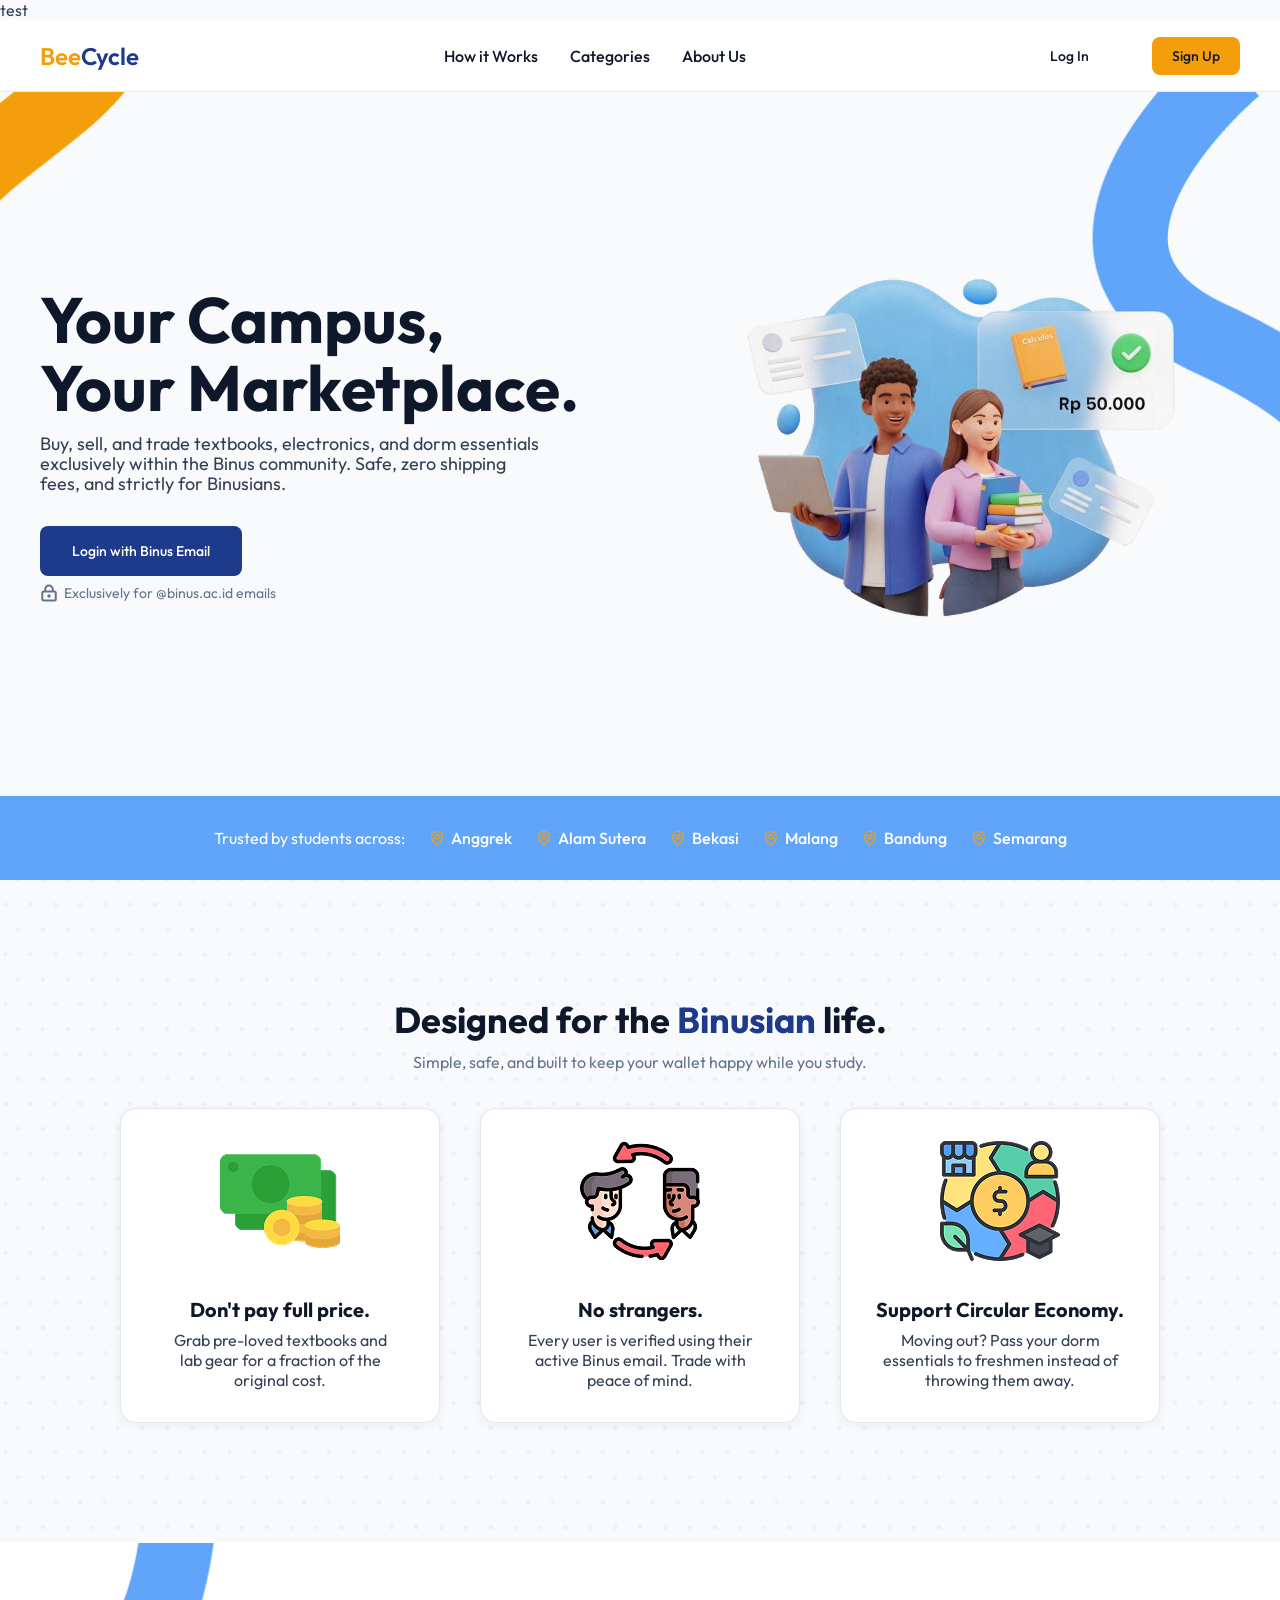
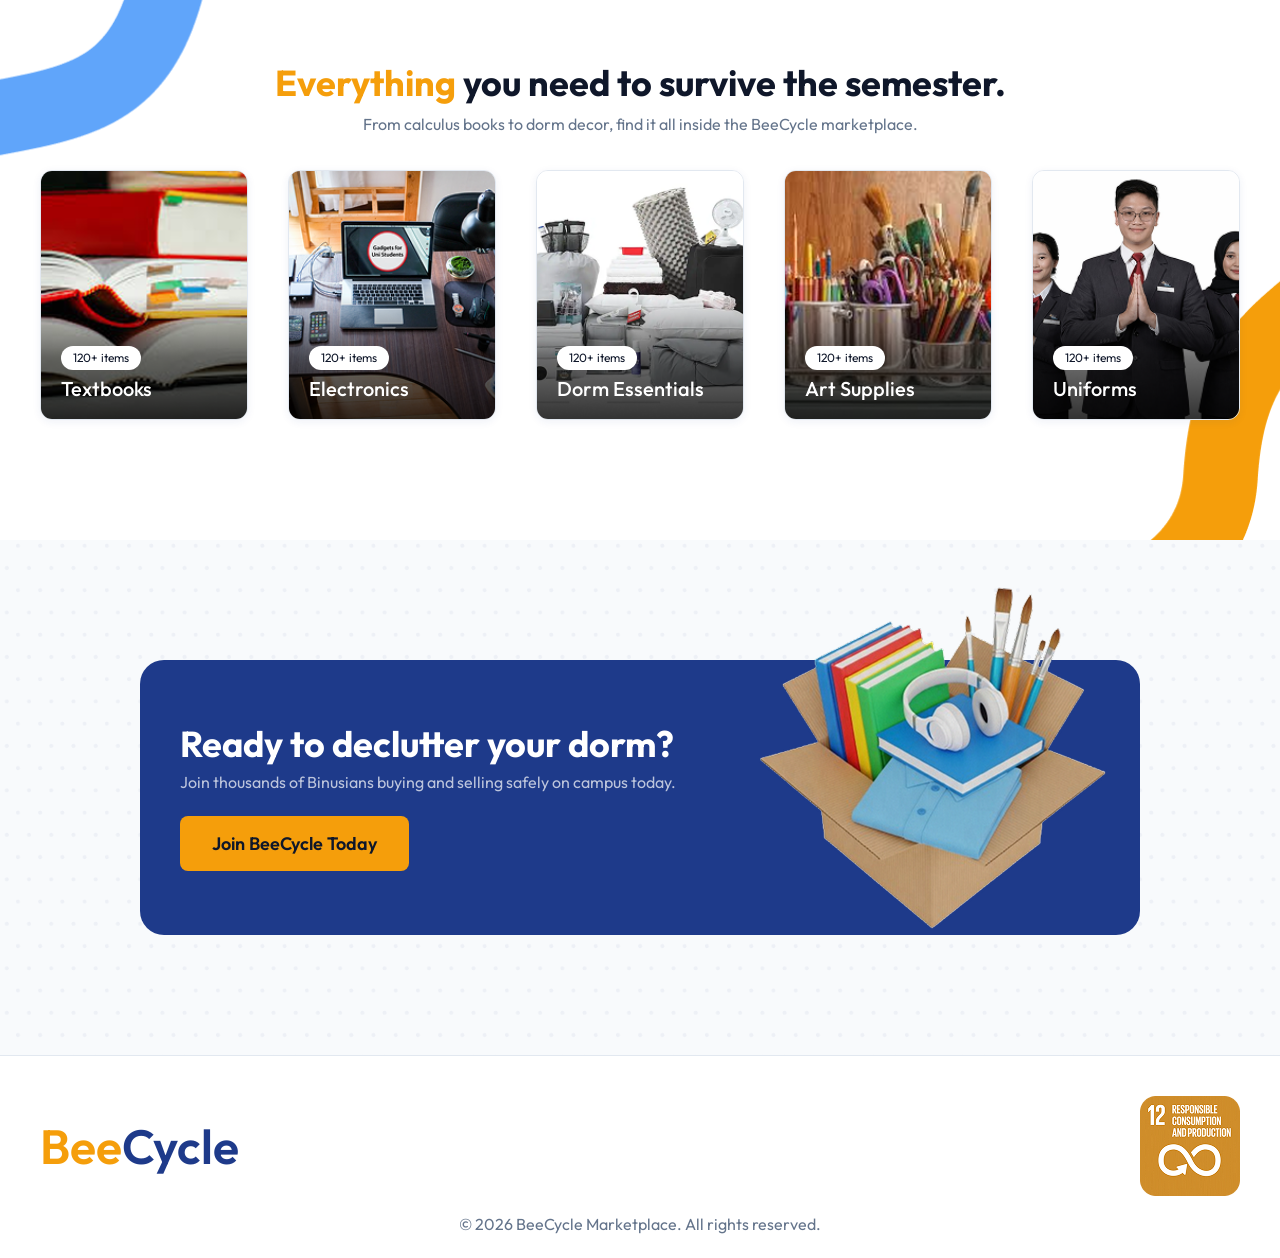
<file: index.html>
<!doctype html>
<html lang="en">
  test
  <head>
    <meta charset="UTF-8" />
    <meta name="viewport" content="width=device-width, initial-scale=1.0" />
    <title>BeeCycle Landing Page</title>
    <link rel="preconnect" href="https://fonts.googleapis.com" />
    <link rel="preconnect" href="https://fonts.gstatic.com" crossorigin />
    <link
      href="https://fonts.googleapis.com/css2?family=Outfit:wght@400;500;600;700;800&display=swap"
      rel="stylesheet"
    />
    <link rel="stylesheet" href="style.css" />
    <link rel="stylesheet" href="landing.css" />
  </head>
  <body>
    <header class="navbar">
      <div class="container">
        <a href="#" class="logo"><span>Bee</span>Cycle</a>
        <nav>
          <ul>
            <li><a href="#benefits">How it Works</a></li>
            <li><a href="#categories">Categories</a></li>
            <li><a href="#">About Us</a></li>
          </ul>
        </nav>
        <div class="buttons">
          <a href="auth/login.html">Log In</a>
          <a class="btn btn-secondary" href="auth/register.html">Sign Up</a>
        </div>
      </div>
    </header>
    <main>
      <section class="hero">
        <div class="container">
          <div class="left">
            <h1>Your Campus,<br />Your Marketplace.</h1>
            <p>
              Buy, sell, and trade textbooks, electronics, and dorm essentials
              exclusively within the Binus community. Safe, zero shipping fees,
              and strictly for Binusians.
            </p>
            <button class="btn btn-primary">Login with Binus Email</button>
            <div class="desc">
              <img src="./assets/icons/lock.svg" />
              <small>Exclusively for @binus.ac.id emails</small>
            </div>
          </div>

          <div class="right">
            <img src="./assets/HeroImage.png" alt="Students using BeeCycle" />
          </div>
        </div>
      </section>

      <div class="trust">
        <div class="container">
          <p>Trusted by students across:</p>
          <span><img src="./assets/icons/pin.svg" />Anggrek</span>
          <span><img src="./assets/icons/pin.svg" />Alam Sutera</span>
          <span><img src="./assets/icons/pin.svg" />Bekasi</span>
          <span><img src="./assets/icons/pin.svg" />Malang</span>
          <span><img src="./assets/icons/pin.svg" />Bandung</span>
          <span><img src="./assets/icons/pin.svg" />Semarang</span>
        </div>
      </div>

      <section class="benefits" id="benefits">
        <div class="container">
          <div class="section-title">
            <h2>Designed for the <span>Binusian</span> life.</h2>
            <p>
              Simple, safe, and built to keep your wallet happy while you study.
            </p>
          </div>

          <div class="cards">
            <article>
              <div class="icon">
                <img src="./assets/Money.png" alt="Money icon" />
              </div>
              <div class="content">
                <h3>Don't pay full price.</h3>
                <p>
                  Grab pre-loved textbooks and lab gear for a fraction of the
                  original cost.
                </p>
              </div>
            </article>

            <article class="benefit-card">
              <div class="icon">
                <img src="./assets/People.png" alt="People icon" />
              </div>
              <div class="content">
                <h3>No strangers.</h3>
                <p>
                  Every user is verified using their active Binus email. Trade
                  with peace of mind.
                </p>
              </div>
            </article>

            <article class="benefit-card">
              <div class="icon">
                <img src="./assets/Economy.png" alt="Economy icon" />
              </div>
              <div class="content">
                <h3>Support Circular Economy.</h3>
                <p>
                  Moving out? Pass your dorm essentials to freshmen instead of
                  throwing them away.
                </p>
              </div>
            </article>
          </div>
        </div>
      </section>

      <section class="categories" id="categories">
        <div class="container">
          <div class="section-title">
            <h2><span>Everything</span> you need to survive the semester.</h2>
            <p>
              From calculus books to dorm decor, find it all inside the BeeCycle
              marketplace.
            </p>
          </div>

          <div class="category-row">
            <article class="category">
              <img src="./assets/Textbooks.png" alt="Textbooks" />
              <div class="label">
                <span class="tag">120+ items</span>
                <h3>Textbooks</h3>
              </div>
            </article>

            <article class="category">
              <img src="./assets/Electronics.png" alt="Electronics" />
              <div class="label">
                <span class="tag">120+ items</span>
                <h3>Electronics</h3>
              </div>
            </article>

            <article class="category">
              <img src="./assets/DormEssentials.png" alt="Dorm Essentials" />
              <div class="label">
                <span class="tag">120+ items</span>
                <h3>Dorm Essentials</h3>
              </div>
            </article>

            <article class="category">
              <img src="./assets/ArtSupplies.png" alt="Art Supplies" />
              <div class="label">
                <span class="tag">120+ items</span>
                <h3>Art Supplies</h3>
              </div>
            </article>

            <article class="category">
              <img src="./assets/Uniforms.png" alt="Uniforms" />
              <div class="label">
                <span class="tag">120+ items</span>
                <h3>Uniforms</h3>
              </div>
            </article>
          </div>
        </div>
      </section>

      <section class="cta">
        <div class="container">
          <div class="box">
            <div>
              <h3>Ready to declutter your dorm?</h3>
              <p>
                Join thousands of Binusians buying and selling safely on campus
                today.
              </p>
              <button class="btn btn-secondary">
                <a href="auth/registration.html">Join BeeCycle Today</a>
              </button>
            </div>

            <img src="./assets/Box.png" alt="Box with school supplies" />
          </div>
        </div>
      </section>
    </main>

    <footer>
      <div class="container">
        <div class="top">
          <a href="#" class="logo"><span>Bee</span>Cycle</a>
          <img class="sdg" src="./assets/SDG12.png" alt="SDG 12 badge" />
        </div>
        <p class="copyright">
          &copy; 2026 BeeCycle Marketplace. All rights reserved.
        </p>
      </div>
    </footer>
  </body>
</html>
</file>
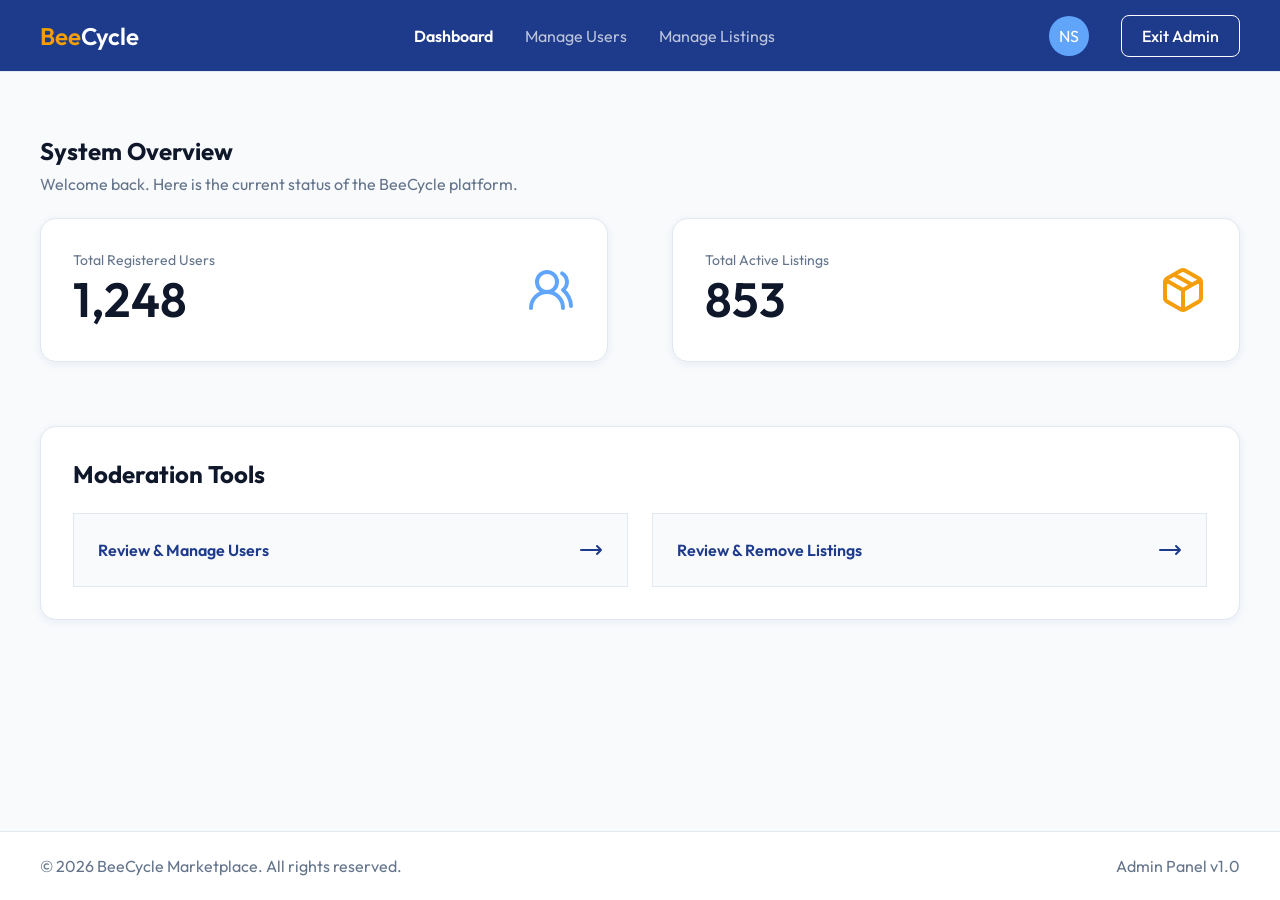
<file: admin/dashboard.html>
<!doctype html>
<html lang="en">
  <head>
    <meta charset="UTF-8" />
    <meta name="viewport" content="width=device-width, initial-scale=1.0" />
    <title>Admin Dashboard</title>
    <link rel="preconnect" href="https://fonts.googleapis.com" />
    <link rel="preconnect" href="https://fonts.gstatic.com" crossorigin />
    <link
      href="https://fonts.googleapis.com/css2?family=Outfit:wght@400;500;600;700;800&display=swap"
      rel="stylesheet"
    />
    <link rel="stylesheet" href="../style.css" />
    <link rel="stylesheet" href="../admin.css" />
  </head>
  <body>
    <header class="navbar">
      <div class="container">
        <a href="/index.html" class="logo"><span>Bee</span>Cycle</a>
        <nav>
          <ul>
            <li><a href="dashboard.html" class="active">Dashboard</a></li>
            <li><a href="manage-users.html">Manage Users</a></li>
            <li><a href="manage-listings.html">Manage Listings</a></li>
          </ul>
        </nav>
        <div class="buttons">
          <div class="avatar">NS</div>
          <button class="btn" href="auth/registration.html">Exit Admin</>
        </div>
      </div>
    </header>

    <main>
      <div class="container">
        <section class="overview">
          <header>
            <h1>System Overview</h1>
            <p>
              Welcome back. Here is the current status of the BeeCycle platform.
            </p>
          </header>
          <div class="cards">
            <div class="users">
              <div>
                <p>Total Registered Users</p>
                <span>1,248</span>
              </div>
              <img src="../assets/icons/users.svg" />
            </div>
            <div class="listings">
              <div>
                <p>Total Active Listings</p>
                <span>853</span>
              </div>
              <img src="../assets/icons/box.svg" />
            </div>
          </div>
        </section>
        <section class="tools">
          <header>
            <h1>Moderation Tools</h1>
          </header>
          <div>
            <a href="manage-users.html" class="card">
              <p>Review &amp; Manage Users</p>
              <img src="../assets/icons/right.svg" alt="arrow" />
            </a>
            <a href="manage-listings.html" class="card">
              <p>Review &amp; Remove Listings</p>
              <img src="../assets/icons/right.svg" alt="arrow" />
            </a>
          </div>
        </section>
      </div>
    </main>

    <footer>
      <div class="container">
        <p class="copyright">
          &copy; 2026 BeeCycle Marketplace. All rights reserved.
        </p>
        <p>Admin Panel v1.0</p>
      </div>
    </footer>
  </body>
</html>
</file>
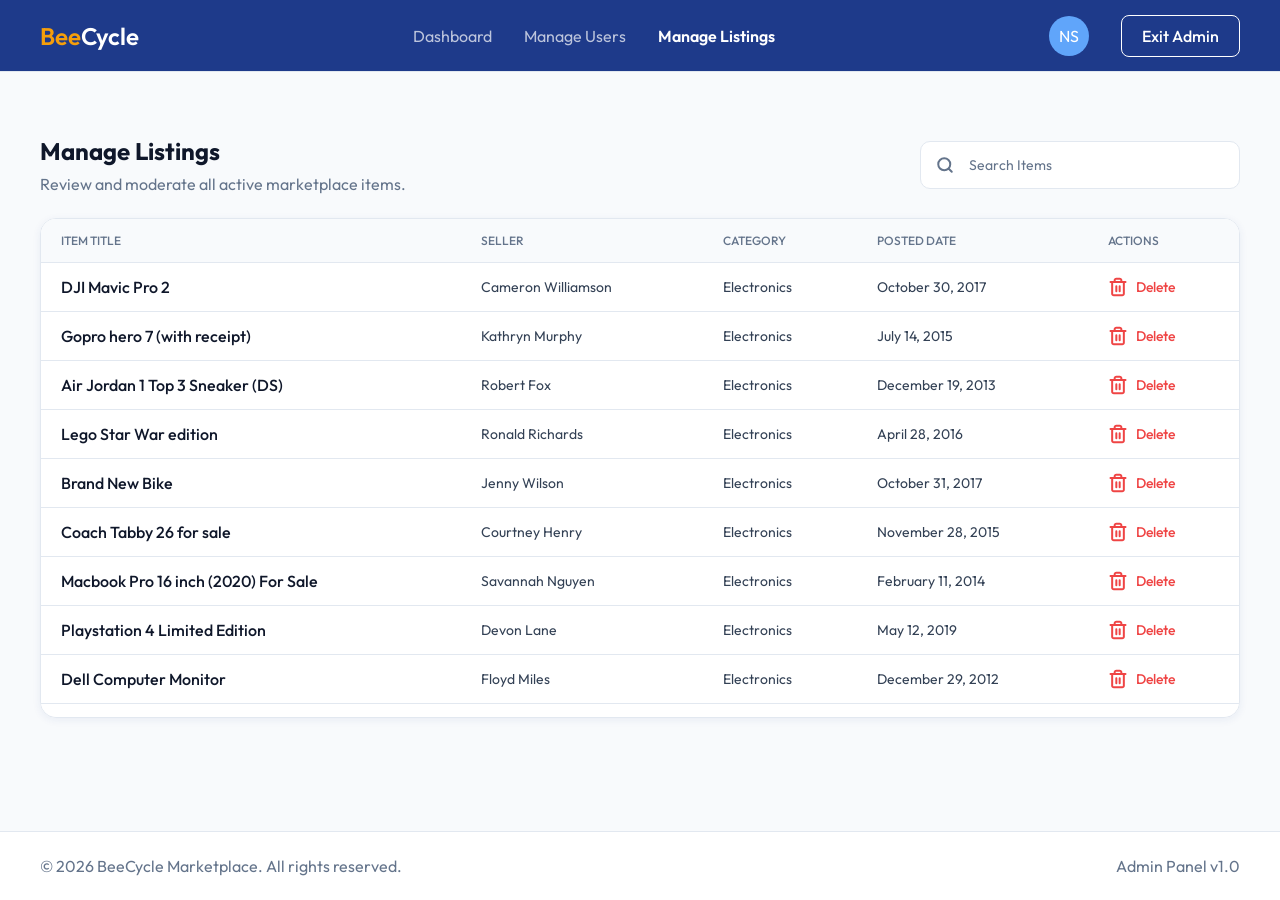
<file: admin/manage-listings.html>
<!doctype html>
<html lang="en">
  <head>
    <meta charset="UTF-8" />
    <meta name="viewport" content="width=device-width, initial-scale=1.0" />
    <title>Admin Manage Listings</title>
    <link rel="preconnect" href="https://fonts.googleapis.com" />
    <link rel="preconnect" href="https://fonts.gstatic.com" crossorigin />
    <link
      href="https://fonts.googleapis.com/css2?family=Outfit:wght@400;500;600;700;800&display=swap"
      rel="stylesheet"
    />
    <link rel="stylesheet" href="../style.css" />
    <link rel="stylesheet" href="../admin.css" />
  </head>
  <body>
    <header class="navbar">
      <div class="container">
        <a href="/index.html" class="logo"><span>Bee</span>Cycle</a>
        <nav>
          <ul>
            <li><a href="dashboard.html">Dashboard</a></li>
            <li><a href="manage-users.html">Manage Users</a></li>
            <li>
              <a href="manage-listings.html" class="active">Manage Listings</a>
            </li>
          </ul>
        </nav>
        <div class="buttons">
          <div class="avatar">NS</div>
          <button class="btn">Exit Admin</button>
        </div>
      </div>
    </header>

    <main>
      <div class="container">
        <section class="manage-listings">
          <header>
            <div>
              <h1>Manage Listings</h1>
              <p>Review and moderate all active marketplace items.</p>
            </div>
            <div class="search">
              <img src="../assets/icons/search.svg" alt="search" />
              <input type="text" placeholder="Search Items" />
            </div>
          </header>

          <div class="table-wrap">
            <table>
              <thead>
                <tr>
                  <th>ITEM TITLE</th>
                  <th>SELLER</th>
                  <th>CATEGORY</th>
                  <th>POSTED DATE</th>
                  <th>ACTIONS</th>
                </tr>
              </thead>
              <tbody>
                <tr>
                  <td>DJI Mavic Pro 2</td>
                  <td>Cameron Williamson</td>
                  <td>Electronics</td>
                  <td>October 30, 2017</td>
                  <td class="action">
                    <button>
                      <img src="../assets/icons/trash.svg" alt="trash" />Delete
                    </button>
                  </td>
                </tr>
                <tr>
                  <td>Gopro hero 7 (with receipt)</td>
                  <td>Kathryn Murphy</td>
                  <td>Electronics</td>
                  <td>July 14, 2015</td>
                  <td class="action">
                    <button>
                      <img src="../assets/icons/trash.svg" alt="trash" />Delete
                    </button>
                  </td>
                </tr>
                <tr>
                  <td>Air Jordan 1 Top 3 Sneaker (DS)</td>
                  <td>Robert Fox</td>
                  <td>Electronics</td>
                  <td>December 19, 2013</td>
                  <td class="action">
                    <button>
                      <img src="../assets/icons/trash.svg" alt="trash" />Delete
                    </button>
                  </td>
                </tr>
                <tr>
                  <td>Lego Star War edition</td>
                  <td>Ronald Richards</td>
                  <td>Electronics</td>
                  <td>April 28, 2016</td>
                  <td class="action">
                    <button>
                      <img src="../assets/icons/trash.svg" alt="trash" />Delete
                    </button>
                  </td>
                </tr>
                <tr>
                  <td>Brand New Bike</td>
                  <td>Jenny Wilson</td>
                  <td>Electronics</td>
                  <td>October 31, 2017</td>
                  <td class="action">
                    <button>
                      <img src="../assets/icons/trash.svg" alt="trash" />Delete
                    </button>
                  </td>
                </tr>
                <tr>
                  <td>Coach Tabby 26 for sale</td>
                  <td>Courtney Henry</td>
                  <td>Electronics</td>
                  <td>November 28, 2015</td>
                  <td class="action">
                    <button>
                      <img src="../assets/icons/trash.svg" alt="trash" />Delete
                    </button>
                  </td>
                </tr>
                <tr>
                  <td>Macbook Pro 16 inch (2020) For Sale</td>
                  <td>Savannah Nguyen</td>
                  <td>Electronics</td>
                  <td>February 11, 2014</td>
                  <td class="action">
                    <button>
                      <img src="../assets/icons/trash.svg" alt="trash" />Delete
                    </button>
                  </td>
                </tr>
                <tr>
                  <td>Playstation 4 Limited Edition</td>
                  <td>Devon Lane</td>
                  <td>Electronics</td>
                  <td>May 12, 2019</td>
                  <td class="action">
                    <button>
                      <img src="../assets/icons/trash.svg" alt="trash" />Delete
                    </button>
                  </td>
                </tr>
                <tr>
                  <td>Dell Computer Monitor</td>
                  <td>Floyd Miles</td>
                  <td>Electronics</td>
                  <td>December 29, 2012</td>
                  <td class="action">
                    <button>
                      <img src="../assets/icons/trash.svg" alt="trash" />Delete
                    </button>
                  </td>
                </tr>
                <tr>
                  <td>Heimer Miller Sofa (Mint Condition)</td>
                  <td>Bessie Cooper</td>
                  <td>Electronics</td>
                  <td>May 29, 2017</td>
                  <td class="action">
                    <button>
                      <img src="../assets/icons/trash.svg" alt="trash" />Delete
                    </button>
                  </td>
                </tr>
              </tbody>
            </table>
          </div>
        </section>
      </div>
    </main>

    <footer>
      <div class="container">
        <p class="copyright">
          &copy; 2026 BeeCycle Marketplace. All rights reserved.
        </p>
        <p>Admin Panel v1.0</p>
      </div>
    </footer>
  </body>
</html>
</file>
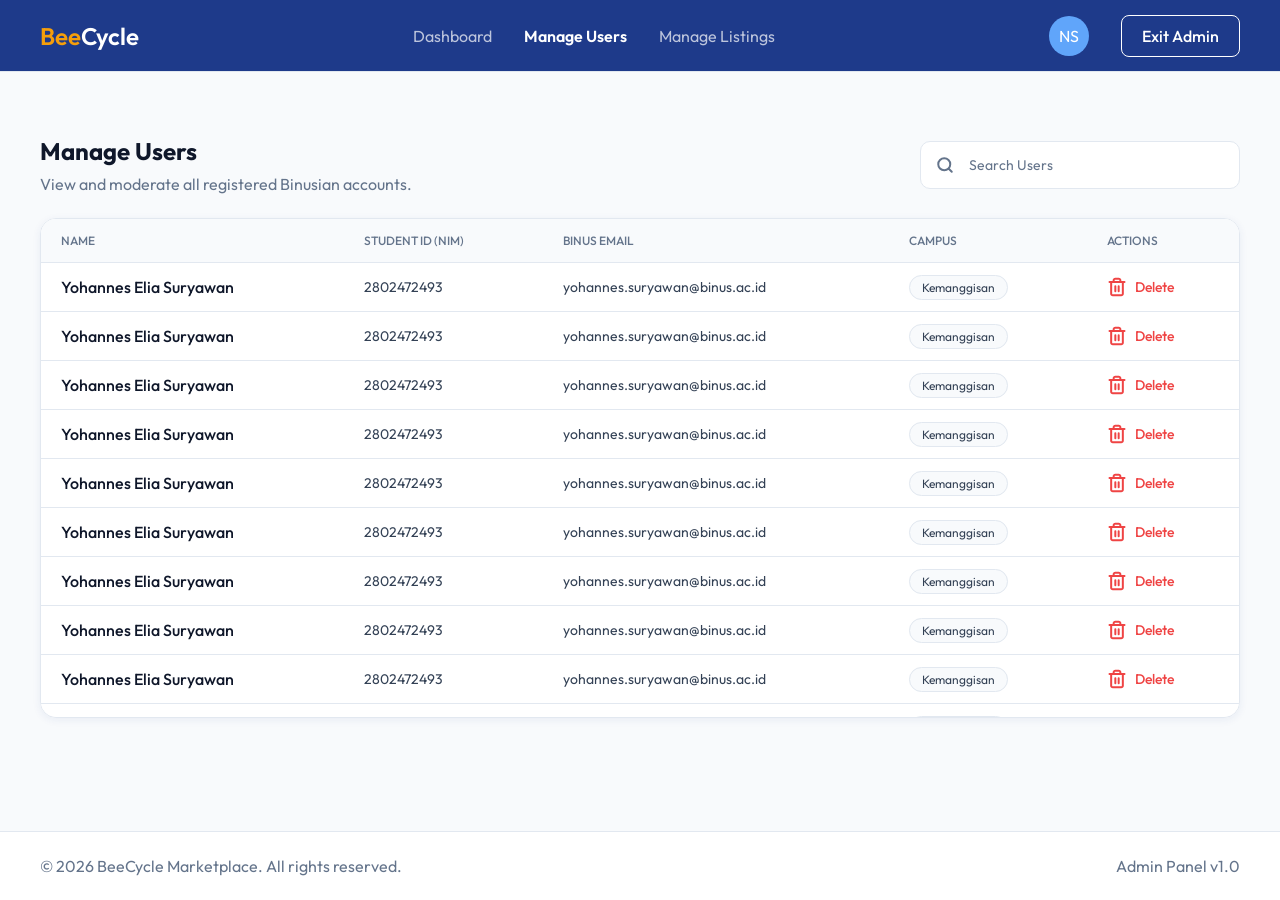
<file: admin/manage-users.html>
<!doctype html>
<html lang="en">
  <head>
    <meta charset="UTF-8" />
    <meta name="viewport" content="width=device-width, initial-scale=1.0" />
    <title>Admin Manage Users</title>
    <link rel="preconnect" href="https://fonts.googleapis.com" />
    <link rel="preconnect" href="https://fonts.gstatic.com" crossorigin />
    <link
      href="https://fonts.googleapis.com/css2?family=Outfit:wght@400;500;600;700;800&display=swap"
      rel="stylesheet"
    />
    <link rel="stylesheet" href="../style.css" />
    <link rel="stylesheet" href="../admin.css" />
  </head>
  <body>
    <header class="navbar">
      <div class="container">
        <a href="/index.html" class="logo"><span>Bee</span>Cycle</a>
        <nav>
          <ul>
            <li><a href="dashboard.html">Dashboard</a></li>
            <li><a href="manage-users.html" class="active">Manage Users</a></li>
            <li><a href="manage-listings.html">Manage Listings</a></li>
          </ul>
        </nav>
        <div class="buttons">
          <div class="avatar">NS</div>
          <button class="btn">Exit Admin</button>
        </div>
      </div>
    </header>

    <main>
      <div class="container">
        <section class="manage-users">
          <header>
            <div>
              <h1>Manage Users</h1>
              <p>View and moderate all registered Binusian accounts.</p>
            </div>
            <div class="search">
              <img src="../assets/icons/search.svg">
              <input type="text" placeholder="Search Users" />
            </div>
          </header>

          <div class="table-wrap">
            <table>
              <thead>
                <tr>
                  <th>NAME</th>
                  <th>STUDENT ID (NIM)</th>
                  <th>BINUS EMAIL</th>
                  <th>CAMPUS</th>
                  <th>ACTIONS</th>
                </tr>
              </thead>
              <tbody>
                <tr>
                  <td>Yohannes Elia Suryawan</td>
                  <td>2802472493</td>
                  <td>yohannes.suryawan@binus.ac.id</td>
                  <td><span class="pill">Kemanggisan</span></td>
                  <td class="action">
                    <button>
                      <img src="../assets/icons/trash.svg" alt="trash" />Delete
                    </button>
                  </td>
                </tr>
                <tr>
                  <td>Yohannes Elia Suryawan</td>
                  <td>2802472493</td>
                  <td>yohannes.suryawan@binus.ac.id</td>
                  <td><span class="pill">Kemanggisan</span></td>
                  <td class="action">
                    <button>
                      <img src="../assets/icons/trash.svg" alt="trash" />Delete
                    </button>
                  </td>
                </tr>
                <tr>
                  <td>Yohannes Elia Suryawan</td>
                  <td>2802472493</td>
                  <td>yohannes.suryawan@binus.ac.id</td>
                  <td><span class="pill">Kemanggisan</span></td>
                  <td class="action">
                    <button>
                      <img src="../assets/icons/trash.svg" alt="trash" />Delete
                    </button>
                  </td>
                </tr>
                <tr>
                  <td>Yohannes Elia Suryawan</td>
                  <td>2802472493</td>
                  <td>yohannes.suryawan@binus.ac.id</td>
                  <td><span class="pill">Kemanggisan</span></td>
                  <td class="action">
                    <button>
                      <img src="../assets/icons/trash.svg" alt="trash" />Delete
                    </button>
                  </td>
                </tr>
                <tr>
                  <td>Yohannes Elia Suryawan</td>
                  <td>2802472493</td>
                  <td>yohannes.suryawan@binus.ac.id</td>
                  <td><span class="pill">Kemanggisan</span></td>
                  <td class="action">
                    <button>
                      <img src="../assets/icons/trash.svg" alt="trash" />Delete
                    </button>
                  </td>
                </tr>
                <tr>
                  <td>Yohannes Elia Suryawan</td>
                  <td>2802472493</td>
                  <td>yohannes.suryawan@binus.ac.id</td>
                  <td><span class="pill">Kemanggisan</span></td>
                  <td class="action">
                    <button>
                      <img src="../assets/icons/trash.svg" alt="trash" />Delete
                    </button>
                  </td>
                </tr>
                <tr>
                  <td>Yohannes Elia Suryawan</td>
                  <td>2802472493</td>
                  <td>yohannes.suryawan@binus.ac.id</td>
                  <td><span class="pill">Kemanggisan</span></td>
                  <td class="action">
                    <button>
                      <img src="../assets/icons/trash.svg" alt="trash" />Delete
                    </button>
                  </td>
                </tr>
                <tr>
                  <td>Yohannes Elia Suryawan</td>
                  <td>2802472493</td>
                  <td>yohannes.suryawan@binus.ac.id</td>
                  <td><span class="pill">Kemanggisan</span></td>
                  <td class="action">
                    <button>
                      <img src="../assets/icons/trash.svg" alt="trash" />Delete
                    </button>
                  </td>
                </tr>
                <tr>
                  <td>Yohannes Elia Suryawan</td>
                  <td>2802472493</td>
                  <td>yohannes.suryawan@binus.ac.id</td>
                  <td><span class="pill">Kemanggisan</span></td>
                  <td class="action">
                    <button>
                      <img src="../assets/icons/trash.svg" alt="trash" />Delete
                    </button>
                  </td>
                </tr>
                <tr>
                  <td>Yohannes Elia Suryawan</td>
                  <td>2802472493</td>
                  <td>yohannes.suryawan@binus.ac.id</td>
                  <td><span class="pill">Kemanggisan</span></td>
                  <td class="action">
                    <button>
                      <img src="../assets/icons/trash.svg" alt="trash" />Delete
                    </button>
                  </td>
                </tr>
                <tr>
                  <td>Yohannes Elia Suryawan</td>
                  <td>2802472493</td>
                  <td>yohannes.suryawan@binus.ac.id</td>
                  <td><span class="pill">Kemanggisan</span></td>
                  <td class="action">
                    <button>
                      <img src="../assets/icons/trash.svg" alt="trash" />Delete
                    </button>
                  </td>
                </tr>
              </tbody>
            </table>
          </div>
        </section>
      </div>
    </main>

    <footer>
      <div class="container">
        <p class="copyright">
          &copy; 2026 BeeCycle Marketplace. All rights reserved.
        </p>
        <p>Admin Panel v1.0</p>
      </div>
    </footer>
  </body>
</html>
</file>
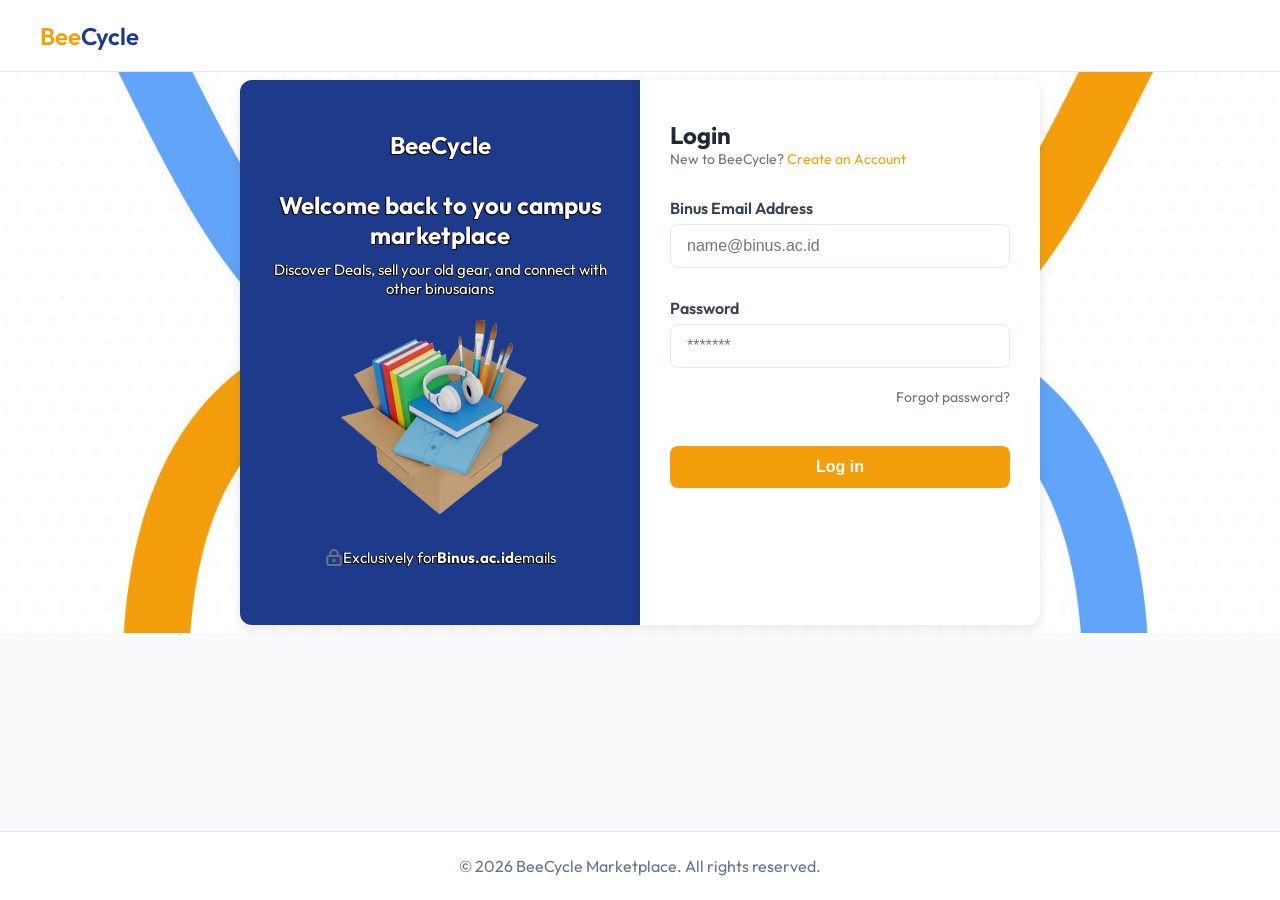
<file: auth/login.html>
<!doctype html>
<html lang="en">
  <head>
    <meta charset="UTF-8" />
    <meta name="viewport" content="width=device-width, initial-scale=1.0" />
    <title>BeeCycle | Login</title>
    <link rel="preconnect" href="https://fonts.googleapis.com" />
    <link rel="preconnect" href="https://fonts.gstatic.com" crossorigin />
    <link
      href="https://fonts.googleapis.com/css2?family=Outfit:wght@400;500;600;700;800&display=swap"
      rel="stylesheet"
    />
    <link rel="stylesheet" href="../style.css" />
    <link rel="stylesheet" href="../auth.css">
  </head>
  <body>
    <header class="navbar">
      <div class="container">
        <a href="/" class="logo"><span>Bee</span>Cycle</a>
      </div>
    </header>
    <main>
      <section class="hero">
        <div class="hero-box">
          <h2>BeeCycle</h2>
          <h1>Welcome back to you campus marketplace</h1>
          <p>Discover Deals, sell your old gear, and connect with other binusaians</p>
          <div class="box-image">
          <img src="../assets/Box.png" alt="box image">
          </div>
          <p class="add-info"><img src="../assets/icons/lock.svg" alt="lock icon">Exclusively for <strong>Binus.ac.id</strong> emails </p>
        </div>
        <form class="login-form">
          <h2>Login</h2>
          <p>New to BeeCycle? <a href="register.html">Create an Account</a></p>

          <label for="Email">Binus Email Address</label>
          <input type="email" id="email" name="email" required placeholder="name@binus.ac.id" />

          <label for="password">Password</label>
          <input type="password" id="password" name="password" required placeholder="*******" />

          <p class="forgot-password">Forgot password?</p>

          <button type="submit">Log in</button>
        </form> 
      </section>
    </main>

    <div class="alert alert-error hidden" id="loginAlert" style="display: none;">
      Invalid email or password. Please try again.
    </div>

    <footer>
      <div class="container">
        <p class="copyright">
          &copy; 2026 BeeCycle Marketplace. All rights reserved.
        </p>
      </div>
    </footer>

    <script src="../auth.js" defer></script>
  </body>
</html>
</file>
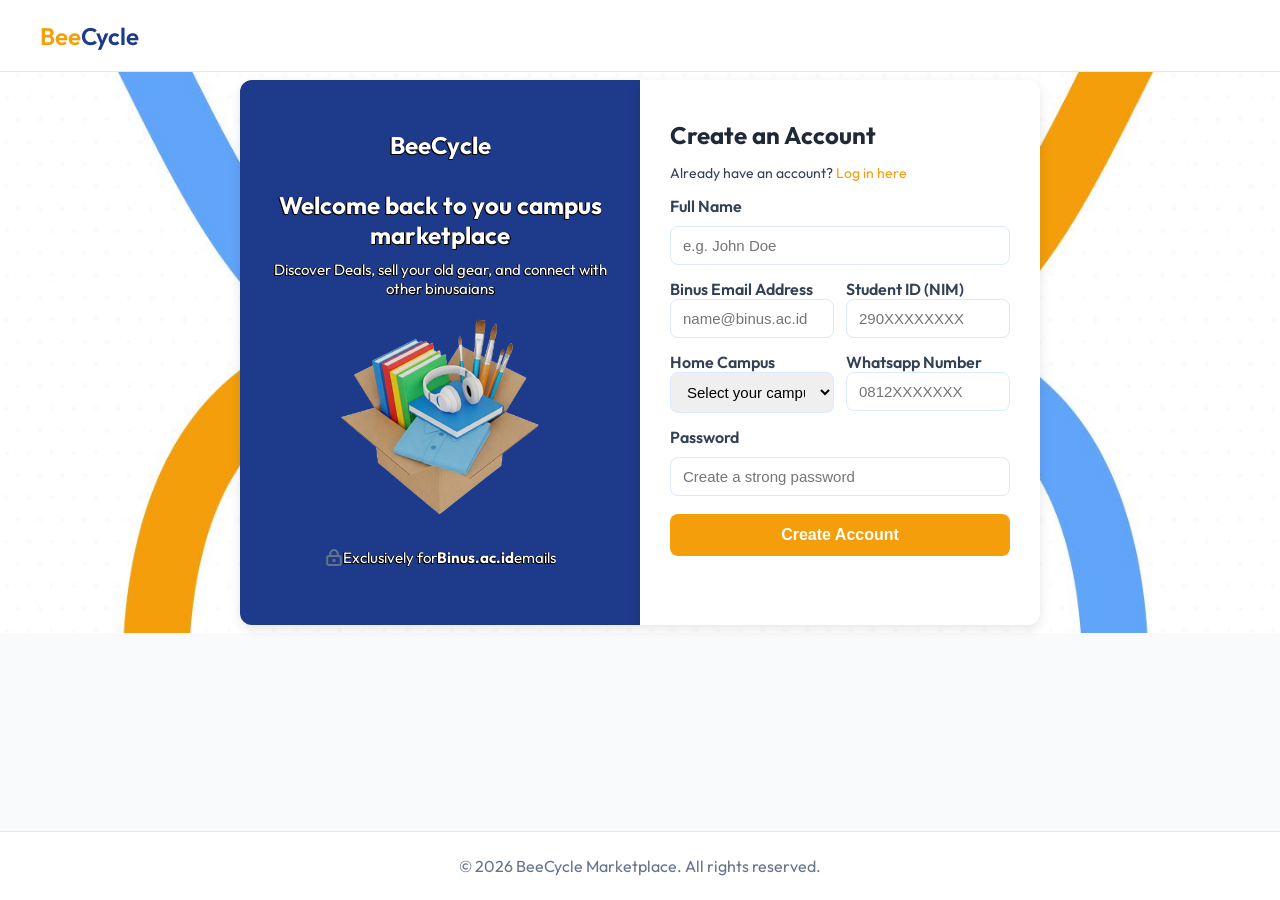
<file: auth/register.html>
<!doctype html>
<html lang="en">
  <head>
    <meta charset="UTF-8" />
    <meta name="viewport" content="width=device-width, initial-scale=1.0" />
    <title>BeeCycle | Register</title>
    <link rel="preconnect" href="https://fonts.googleapis.com" />
    <link rel="preconnect" href="https://fonts.gstatic.com" crossorigin />
    <link
      href="https://fonts.googleapis.com/css2?family=Outfit:wght@400;500;600;700;800&display=swap"
      rel="stylesheet"
    />
    <link rel="stylesheet" href="../style.css" />
    <link rel="stylesheet" href="../auth.css">
  </head>
  <body>
    <header class="navbar">
      <div class="container">
        <a href="/" class="logo"><span>Bee</span>Cycle</a>
      </div>
    </header>
    <main>
      <section class="hero">
          <div class="hero-box">
          <h2>BeeCycle</h2>
          <h1>Welcome back to you campus marketplace</h1>
          <p>Discover Deals, sell your old gear, and connect with other binusaians</p>
          <div class="box-image">
          <img src="../assets/Box.png" alt="box image">
          </div>
          <p class="add-info"><img src="../assets/icons/lock.svg" alt="lock icon">Exclusively for <strong>Binus.ac.id</strong> emails </p>
        </div>
        <form class="register-form">
          <h1>Create an Account</h1>
          <p>Already have an account? <a href="login.html">Log in here</a></p>

          <div class="form-row full-width">
            <label for="fullName">Full Name</label>
            <input type="text" id="fullName" name="fullName" placeholder="e.g. John Doe" required />
          </div>

          <div class="form-row two-col">
            <div class="form-group">
              <label for="email">Binus Email Address</label>
              <input type="email" id="email" name="email" placeholder="name@binus.ac.id" required />
            </div>
            <div class="form-group">
              <label for="studentId">Student ID (NIM)</label>
              <input type="text" id="studentId" name="studentId" placeholder="290XXXXXXXX" required />
            </div>
          </div>

          <div class="form-row two-col">
            <div class="form-group">
              <label for="campus">Home Campus</label>
              <select id="campus" name="campus" required>
                <option value="">Select your campus...</option>
                <option value="Binus@Kemanggisan">Binus@Kemanggisan</option>
                <option value="Binus@Alam Sutera">Binus@Alam Sutera</option>
                <option value="Binus@Bekasi">Binus@Bekasi</option>
                <option value="Binus@Malang">Binus@Malang</option>
                <option value="Binus@Semarang">Binus@Semarang</option>
                <option value="Binus@Bandung">Binus@Bandung</option>
              </select>
            </div>
            <div class="form-group">
              <label for="whatsapp">Whatsapp Number</label>
              <input type="tel" id="whatsapp" name="whatsapp" placeholder="0812XXXXXXX" required />
            </div>
          </div>

          <div class="form-row full-width">
            <label for="password">Password</label>
            <input type="password" id="password" name="password" placeholder="Create a strong password" required />
          </div>

          <button type="submit">Create Account</button>
        </form>
      </section>
    </main>

    <footer>
      <div class="container">
        <p class="copyright">
          &copy; 2026 BeeCycle Marketplace. All rights reserved.
        </p>
      </div>
    </footer>
    <script src="../auth.js" defer></script>
  </body>
</html>
</file>
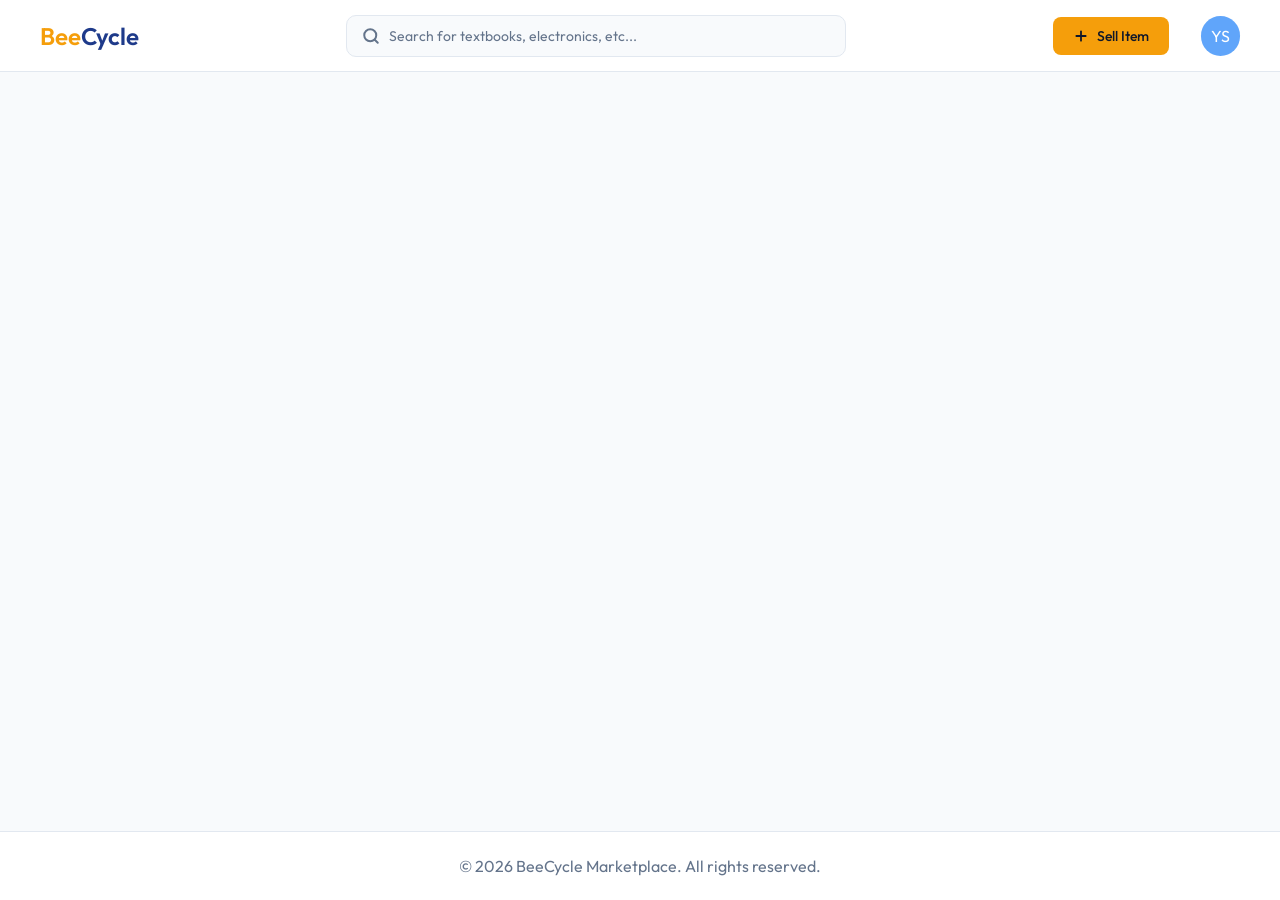
<file: marketplace/sell-item.html>
<!doctype html>
<html lang="en">
  <head>
    <meta charset="UTF-8" />
    <meta name="viewport" content="width=device-width, initial-scale=1.0" />
    <title>BeeCycle | Create Listing</title>
    <link rel="preconnect" href="https://fonts.googleapis.com" />
    <link rel="preconnect" href="https://fonts.gstatic.com" crossorigin />
    <link
      href="https://fonts.googleapis.com/css2?family=Outfit:wght@400;500;600;700;800&display=swap"
      rel="stylesheet"
    />
    <link rel="stylesheet" href="../style.css" />
    <link rel="stylesheet" href="../marketplace.css" />
  </head>
  <body>
    <header class="navbar">
      <div class="container">
        <a href="../marketplace/home.html" class="logo"><span>Bee</span>Cycle</a>
        <nav>
          <div class="search">
            <img src="../assets/icons/search.svg" />
            <input type="text" placeholder="Search for textbooks, electronics, etc..." />
          </div>
        </nav>
        <div class="buttons">
          <a class="btn btn-secondary" href="auth/sell-item.html"><img src="../assets/icons/plus.svg" />Sell Item</a>
          <div class="avatar">YS</div>
        </div>
      </div>
    </header>
    <main></main>

    <footer>
      <div class="container">
        <p class="copyright">
          &copy; 2026 BeeCycle Marketplace. All rights reserved.
        </p>
      </div>
    </footer>
  </body>
</html>
</file>
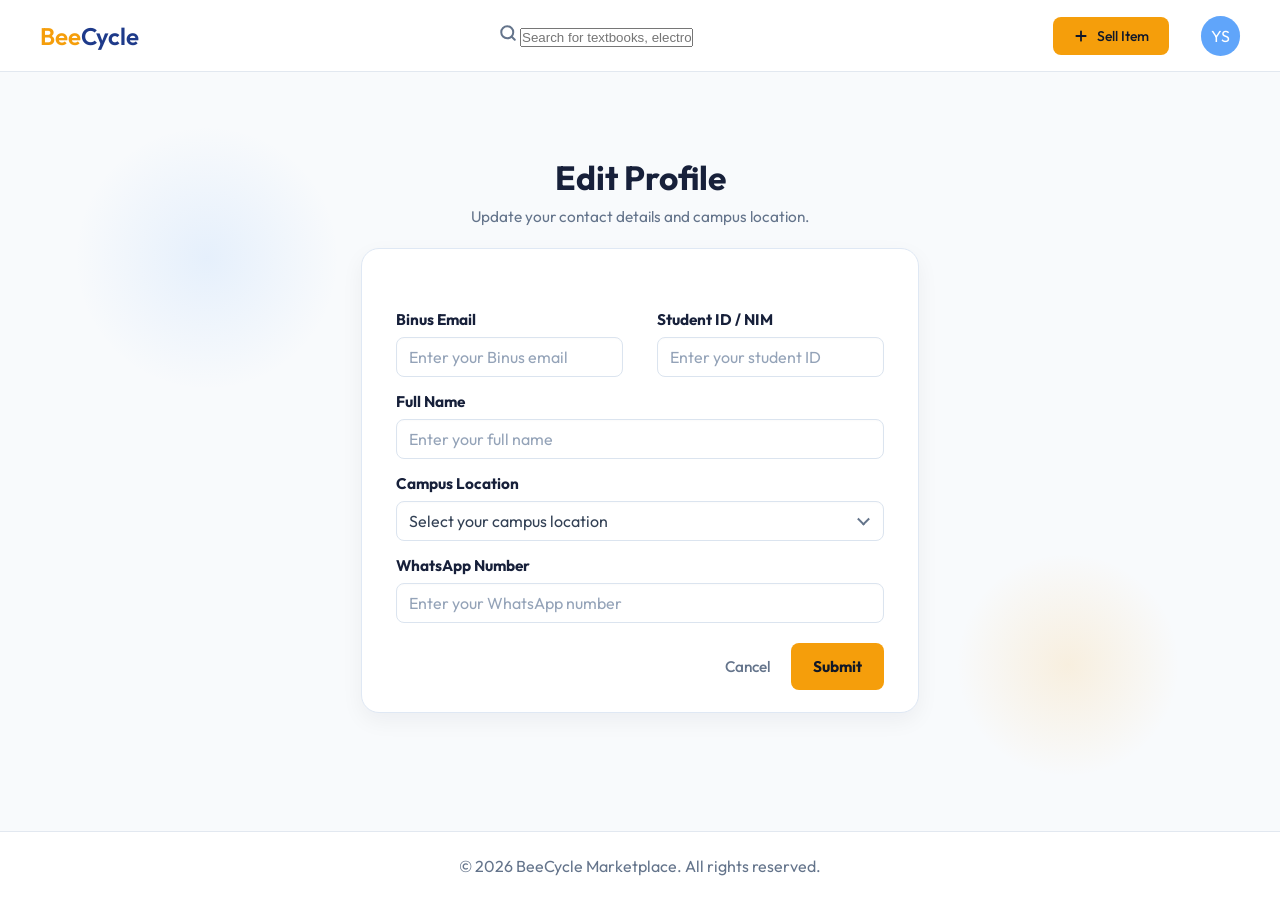
<file: user/edit-profile.html>
<!doctype html>
<html lang="en">
  <head>
    <meta charset="UTF-8" />
    <meta name="viewport" content="width=device-width, initial-scale=1.0" />
    <title>BeeCycle | Edit Profile</title>
    <link rel="preconnect" href="https://fonts.googleapis.com" />
    <link rel="preconnect" href="https://fonts.gstatic.com" crossorigin />
    <link
      href="https://fonts.googleapis.com/css2?family=Outfit:wght@400;500;600;700;800&display=swap"
      rel="stylesheet"
    />
    <link rel="stylesheet" href="../style.css" />
    <link rel="stylesheet" href="./edit-profile.css" />
  </head>
  <body>
    <header class="navbar">
      <div class="container">
        <a href="../marketplace/home.html" class="logo"><span>Bee</span>Cycle</a>
        <nav>
          <div class="search">
            <img src="../assets/icons/search.svg" />
            <input type="text" placeholder="Search for textbooks, electronics, etc..." />
          </div>
        </nav>
        <div class="buttons">
          <a class="btn btn-secondary" href="../marketplace/sell-item.html"><img src="../assets/icons/plus.svg" alt="" />Sell Item</a>
          <div class="avatar">YS</div>
        </div>
      </div>
    </header>
    <main class="edit-profile-main">
      <section class="edit-profile-section">
        <div class="container">
          <div class="edit-profile-shell">
            <div class="edit-profile-heading">
              <h1>Edit Profile</h1>
              <p>Update your contact details and campus location.</p>
            </div>

            <form class="edit-profile-form" action="./user-profile-dashboard.html" novalidate>
              <div class="edit-profile-grid">
                <div class="form-field">
                  <label for="binus-email">Binus Email</label>
                  <input
                    id="binus-email"
                    name="binus-email"
                    type="email"
                    placeholder="Enter your Binus email"
                  />
                </div>

                <div class="form-field">
                  <label for="student-id">Student ID / NIM</label>
                  <input
                    id="student-id"
                    name="student-id"
                    type="text"
                    placeholder="Enter your student ID"
                  />
                </div>
              </div>

              <div class="form-field">
                <label for="full-name">Full Name</label>
                <input
                  id="full-name"
                  name="full-name"
                  type="text"
                  placeholder="Enter your full name"
                />
              </div>

              <div class="form-field">
                <label for="campus-location">Campus Location</label>
                <div class="select-wrap">
                  <select id="campus-location" name="campus-location">
                    <option value="" selected disabled>Select your campus location</option>
                    <option>BINUS @ Kemanggisan</option>
                    <option>BINUS @ Alam Sutera</option>
                    <option>BINUS @ Anggrek</option>
                    <option>BINUS @ Bekasi</option>
                    <option>BINUS @ Malang</option>
                    <option>BINUS @ Semarang</option>
                    <option>BINUS @ Bandung</option>
                  </select>
                </div>
              </div>

              <div class="form-field">
                <label for="whatsapp-number">WhatsApp Number</label>
                <input
                  id="whatsapp-number"
                  name="whatsapp-number"
                  type="tel"
                  placeholder="Enter your WhatsApp number"
                />
              </div>

              <div class="edit-profile-actions">
                <a href="./user-profile-dashboard.html" class="btn-cancel">Cancel</a>
                <button type="submit" class="btn-submit">Submit</button>
              </div>
            </form>
          </div>
        </div>
      </section>
    </main>

    <footer>
      <div class="container">
        <p class="copyright">
          &copy; 2026 BeeCycle Marketplace. All rights reserved.
        </p>
      </div>
    </footer>
    <script src="./edit-profile.js"></script>
  </body>
</html>
</file>
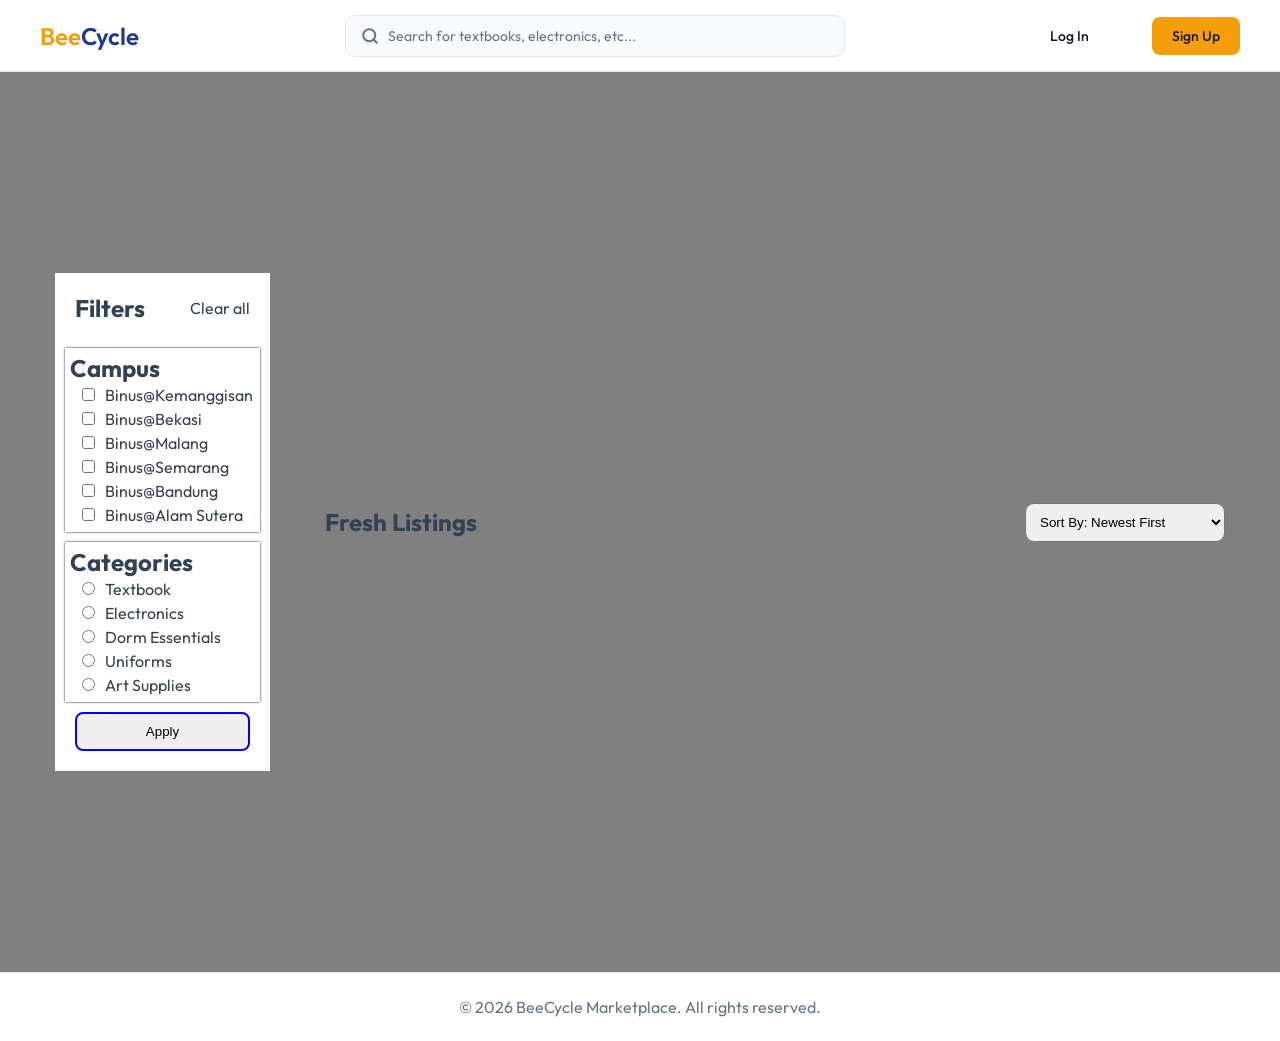
<file: yohannes/homepage.html>
<!doctype html>
<html lang="en">
  <head>
    <meta charset="UTF-8" />
    <meta name="viewport" content="width=device-width, initial-scale=1.0" />
    <title>BeeCycle | Home</title>
    <link rel="preconnect" href="https://fonts.googleapis.com" />
    <link rel="preconnect" href="https://fonts.gstatic.com" crossorigin />
    <link
      href="https://fonts.googleapis.com/css2?family=Outfit:wght@400;500;600;700;800&display=swap"
      rel="stylesheet"
    />
    <link rel="stylesheet" href="../style.css" />
    <link rel="stylesheet" href="../marketplace.css" />
    <link rel="stylesheet" href="homepage.css">
  </head>
  <body>
    <header class="navbar">
      <div class="container">
        <a href="#" class="logo"><span>Bee</span>Cycle</a>
        <nav>
          <div class="search">
            <img src="../assets/icons/search.svg" />
            <input type="text" placeholder="Search for textbooks, electronics, etc..." />
          </div>
        </nav>
        <div class="buttons">
          <a href="auth/login.html">Log In</a>
          <a class="btn btn-secondary" href="auth/register.html">Sign Up</a>
        </div>
      </div>
    </header>

    <main>
      <div class="list-container">
        <section class="filter-container">
          <div class="filters">
            <h1>Filters</h1> <span class="gray">Clear all</span>
          </div>
          <article class="campus">
            <h2>Campus</h2>
            <label><input type="checkbox" name="campuses" id="kmg">Binus@Kemanggisan</label>
            <label><input type="checkbox" name="campuses" id="alsut">Binus@Bekasi</label>
            <label><input type="checkbox" name="campuses" id="bks">Binus@Malang</label>
            <label><input type="checkbox" name="campuses" id="mal">Binus@Semarang</label>
            <label><input type="checkbox" name="campuses" id="sem">Binus@Bandung</label>
            <label><input type="checkbox" name="campuses" id="ban">Binus@Alam Sutera</label>
          </article>

          <article class="categories">
            <h2>Categories</h2>
            <label><input type="radio" name="categories" id="text">Textbook</label>
            <label><input type="radio" name="categories" id="elec">Electronics</label>
            <label><input type="radio" name="categories" id="dorm">Dorm Essentials</label>
            <label><input type="radio" name="categories" id="unif">Uniforms</label>
            <label><input type="radio" name="categories" id="arts">Art Supplies</label>
          </article>

          <button type="button">Apply</button>
        </section>

        <section class="listings">
          <div class="grid-container">
            <nav>
                <h2>Fresh Listings</h2>
                <select name="sort" id="Newest">
                  <option value="new">Sort By: Newest First</option>
                </select>
            </nav>
          </div>
        </section>


        </div>
      </div>


    </main>

    <footer>
      <div class="container">
        <p class="copyright">
          &copy; 2026 BeeCycle Marketplace. All rights reserved.
        </p>
      </div>
    </footer>
  </body>
</html>
</file>
<file: style.css>
:root {
  --brand-primary: #1e3a8a;
  --brand-secondary: #f59e0b;
  --brand-tertiary: #60a5fa;
  --bg-main: #f8fafc;
  --bg-surface: #ffffff;
  --border-default: #e2e8f0;
  --text-heading: #0f172a;
  --text-body: #334155;
  --text-muted: #64748b;
}

* {
  box-sizing: border-box;
  margin: 0;
  padding: 0;
}

html {
  scroll-behavior: smooth;
}

body {
  min-height: 100dvh;
  display: flex;
  flex-direction: column;
  font-family: "Outfit", sans-serif;
  background-color: var(--bg-main);
  color: var(--text-body);

  main {
    flex: 1;
  }
}

.container {
  width: 1200px;
  margin: 0 auto;
}

header.navbar {
  height: 72px;
  position: sticky;
  top: 0;
  z-index: 50;
  background-color: var(--bg-surface);
  border-bottom: 1px solid var(--border-default);

  .buttons {
    .btn {
      display: flex;
      align-items: center;
      gap: 8px;

      img {
        width: 16px;
        height: 16px;
      }
    }
  }

  .container {
    height: 100%;
    display: flex;
    align-items: center;
    justify-content: space-between;
    padding-block: 1rem;
  }

  .logo {
    font-size: 1.5rem;
    font-weight: 600;
    color: var(--brand-primary);
    text-decoration: none;
    line-height: 1;

    span {
      color: var(--brand-secondary);
    }
  }

  nav {
    ul {
      list-style: none;
      display: flex;
      align-items: center;
      gap: 2rem;
    }

    a {
      color: var(--text-heading);
      text-decoration: none;
      font-weight: 500;
    }
  }

  .buttons {
    display: flex;
    align-items: center;
    gap: 2rem;

    a {
      min-width: 70px;
      color: var(--text-heading);
      text-decoration: none;
      font-weight: 500;
      font-size: 14px;
    }
  }
}

.btn {
  border: 0;
  border-radius: 8px;
  padding: 10px 20px;
  font: inherit;
  font-weight: 500;
  cursor: pointer;
  transition: all 0.2s ease;
}

.btn-primary {
  background-color: var(--brand-primary);
  color: #fff;

  &:hover {
    background-color: #172b66;
    transform: translateY(-1px);
  }
}

.btn-secondary {
  background-color: var(--brand-secondary);
  color: var(--text-heading);

  &:hover {
    background-color: #d97706;
    transform: translateY(-1px);
  }
}

.section-title {
  text-align: center;
  margin-bottom: 36px;

  h2 {
    color: var(--text-heading);
    font-size: 2.25rem;
    line-height: 1.1;
    margin-bottom: 12px;

    span {
      color: var(--brand-primary);
    }
  }

  p {
    color: var(--text-muted);
    font-size: 1rem;
  }
}

footer {
  padding-block: 1.5rem;
  background-color: var(--bg-surface);
  border-top: 1px solid var(--border-default);

  > div {
    display: flex;
    flex-direction: column;
    gap: 18px;

    .top {
      width: 100%;
      display: flex;
      align-items: center;
      justify-content: space-between;
    }

    .logo {
      font-size: 3rem;
      font-weight: 600;
      color: var(--brand-primary);
      text-decoration: none;
      line-height: 1;

      span {
        color: var(--brand-secondary);
      }
    }

    .sdg {
      width: 100px;
      height: 100px;
      object-fit: contain;
    }

    .copyright {
      color: var(--text-muted);
      font-weight: 400;
      text-align: center;
      width: 100%;
    }
  }
}

.avatar {
  border-radius: 100px;
  color: var(--bg-surface);
  background-color: var(--brand-tertiary);
  padding: 10px;
}
</file>
<file: landing.css>
.hero {
  position: relative;
  overflow: hidden;
  padding-block: 100px;
  background: var(--bg-main);
  background-image: url("./assets/HeroBG.png");
  background-repeat: no-repeat;
  background-size: cover;
  background-position: center;

  .container {
    display: flex;
    align-items: center;
    gap: 8rem;
  }

  .left {
    h1 {
      color: var(--text-heading);
      font-size: 4rem;
      line-height: 1.06;
      margin-bottom: 12px;
      font-weight: bold;
    }

    p {
      max-width: 500px;
      text-wrap: pretty;
      font-size: 1.125rem;
      line-height: 1.1;
      font-weight: 400;
      margin-bottom: 32px;
    }

    button {
      padding: 1rem 2rem;
      font-size: 0.875rem;
    }

    .desc {
      display: flex;
      align-items: center;
      gap: 6px;
      margin-top: 8px;

      small {
        color: var(--text-muted);
        font-size: 14px;
      }
    }
  }
}

.trust {
  background: var(--brand-tertiary);
  color: #fff;
  padding: 2rem 0;

  .container {
    font-weight: 500;
    display: flex;
    flex-wrap: wrap;
    gap: 16px 24px;
    align-items: center;
    justify-content: center;

    p {
      font-weight: 400;
    }

    span {
      display: flex;
      align-items: center;
      gap: 6px;

      img {
        width: 16px;
        height: 16px;
        display: inline-block;
      }
    }
  }
}

.benefits {
  position: relative;
  padding: 120px 0;
  background-color: var(--bg-main);
  background-image: url("./assets/Dotted.png");
  background-repeat: no-repeat;
  background-size: cover;
  background-position: center;

  .cards {
    display: flex;
    justify-content: center;
    gap: 40px;

    article {
      display: flex;
      flex-direction: column;
      align-items: center;
      justify-content: space-between;
      gap: 24px;
      max-width: 320px;
      background-color: var(--bg-surface);
      border: 1px solid var(--border-default);
      border-radius: 1rem;
      padding: 2rem;
      text-align: center;
      box-shadow: 0 2px 8px rgba(30 58 138 / 7%);

      .icon {
        display: flex;
        justify-content: center;
        margin-bottom: 12px;

        img {
          width: 120px;
          height: 120px;
          object-fit: contain;
        }
      }

      .content {
        display: flex;
        flex-direction: column;
        gap: 8px;
        text-wrap: pretty;

        h3 {
          color: var(--text-heading);
          font-size: 1.25rem;
        }
      }
    }
  }
}

.categories {
  position: relative;
  padding: 120px 0;
  background-image: url("./assets/CategoryBG.png");
  background-repeat: no-repeat;
  background-size: cover;
  background-position: center;
  background-color: var(--bg-surface);
  overflow: hidden;

  .section-title h2 span {
    color: var(--brand-secondary);
  }

  .category-row {
    display: flex;
    justify-content: center;
    gap: 40px;

    .category {
      position: relative;
      border-radius: 12px;
      overflow: hidden;
      min-height: 250px;
      border: 1px solid var(--border-default);
      box-shadow: 0 2px 8px rgba(30 58 138 / 7%);

      img {
        width: 100%;
        height: 100%;
        object-fit: cover;
      }

      .label {
        position: absolute;
        left: 20px;
        bottom: 20px;
        color: #fff;
        display: flex;
        flex-direction: column;
        align-items: flex-start;
        gap: 8px;

        .tag {
          border-radius: 999px;
          background-color: #fff;
          color: var(--text-heading);
          font-size: 0.75rem;
          font-weight: 400;
          padding: 6px 12px;
          line-height: 1;
        }

        h3 {
          font-size: 1.25rem;
          letter-spacing: 5%;
          font-weight: 500;
          line-height: 1.05;
        }
      }
    }
  }
}

.cta {
  padding: 120px 0;
  background-color: var(--bg-main);
  background-image: url("./assets/Dotted.png");
  background-repeat: no-repeat;
  background-size: cover;
  background-position: center;

  .box {
    margin: 0 auto;
    width: 1000px;
    position: relative;
    border-radius: 1.5rem;
    background-color: var(--brand-primary);
    color: var(--bg-surface);
    display: flex;
    padding: 64px 40px;

    h3 {
      font-size: 2.25rem;
      line-height: 1.1;
      margin-bottom: 8px;
    }

    p {
      opacity: 0.7;
      margin-bottom: 24px;
    }

    button {
      padding: 16px 32px;
      font-weight: 600;
      font-size: 18px;

      a {
        text-decoration: none;
        color: var(--text-heading);
      }
    }

    img {
      position: absolute;
      right: 2rem;
      bottom: 0;
      width: 350px;
    }
  }
}

footer {
  padding: 40px 0 24px;
}
</file>
<file: admin.css>
header.navbar {
  background-color: var(--brand-primary);

  .logo {
    color: var(--bg-surface);
  }

  nav {
    ul {
      a {
        color: var(--bg-surface);
        opacity: 0.7;
        font-weight: 400;

        &.active {
          opacity: 1;
          font-weight: 600;
        }

        &:hover {
          opacity: 1;
        }
      }
    }
  }

  .buttons {
    button {
      background-color: transparent;
      border: 1px solid var(--bg-surface);
      color: var(--bg-surface);

      &:hover {
        background-color: var(--bg-surface);
        color: var(--brand-primary);
      }
    }
  }
}

footer {
  padding-block: 1.5rem;

  .container {
    display: flex;
    flex-direction: row;
    justify-content: space-between;

    .copyright {
      width: fit-content;
    }

    p {
      color: var(--text-muted);
      font-weight: 400;
    }
  }
}

main {
  .container {
    max-width: 1200px;
    padding: 64px 0;
    display: flex;
    flex-direction: column;
    gap: 64px;
  }

  header {
    display: flex;
    flex-direction: column;
    gap: 8px;

    h1 {
      color: var(--text-heading);
    }

    p {
      color: var(--text-muted);
      font-weight: 400;
    }
  }

  .overview {
    display: flex;
    flex-direction: column;
    gap: 24px;

    .cards {
      display: flex;
      gap: 64px;

      > div {
        width: 100%;
        display: flex;
        justify-content: space-between;
        padding: 2rem;
        background-color: var(--bg-surface);
        border-radius: 1rem;
        box-shadow: 0 2px 8px rgba(30 58 138 / 7%);
        border: 1px solid var(--border-default);

        p {
          font-size: 0.875rem;
          color: var(--text-muted);
          font-weight: 400;
        }

        span {
          font-size: 3rem;
          font-weight: 600;
          color: var(--text-heading);
        }
      }
    }
  }

  .tools {
    display: flex;
    flex-direction: column;
    gap: 24px;
    background-color: var(--bg-surface);
    border: 1px solid var(--border-default);
    border-radius: 1rem;
    box-shadow: 0 2px 8px rgba(30 58 138 / 7%);
    padding: 2rem;

    > div {
      display: flex;
      gap: 1.5rem;

      .card {
        width: 100%;
        display: flex;
        align-items: center;
        justify-content: space-between;
        padding: 1.5rem;
        border: 1px solid var(--border-default);
        border-radius: 0;
        background-color: #f8fafc;
        text-decoration: none;
        transition: all 0.2s ease;

        p {
          color: var(--brand-primary);
          font-size: 1rem;
          font-weight: 600;
        }

        &:hover {
          transform: translateY(-1px);
          border-color: #cbd5e1;
        }
      }
    }
  }

  .manage-users,
  .manage-listings {
    display: flex;
    flex-direction: column;
    gap: 24px;

    header {
      display: flex;
      flex-direction: row;
      justify-content: space-between;
      align-items: center;

      h1 {
        margin-bottom: 8px;
      }

      .search {
        position: relative;
        width: 320px;

        img {
          position: absolute;
          left: 16px;
          top: 50%;
          transform: translateY(-50%);
          color: var(--text-muted);
        }

        input {
          width: 100%;
          height: 48px;
          border: 1px solid var(--border-default);
          border-radius: 10px;
          background-color: var(--bg-surface);
          color: var(--text-heading);
          padding: 12px 0 12px 48px;
          font-family: inherit;
          font-size: 14px;

          &::placeholder {
            color: var(--text-muted);
          }
        }
      }
    }

    .table-wrap {
      background-color: var(--bg-surface);
      border: 1px solid var(--border-default);
      border-radius: 1rem;
      box-shadow: 0 2px 8px rgba(30 58 138 / 7%);
      max-height: 500px;
      overflow: auto;
    }

    table {
      width: 100%;
      border-collapse: collapse;

      th,
      td {
        padding: 14px 20px;
        text-align: left;
      }

      th {
        font-size: 0.75rem;
        font-weight: 500;
        color: var(--text-muted);
        background-color: var(--bg-main);
        letter-spacing: 5%;
        position: sticky;
        top: 0;
        z-index: 1;
      }

      td {
        font-size: 14px;
        color: var(--text-body);
        border-top: 1px solid var(--border-default);
      }

      td:first-child {
        font-size: 16px;
        color: var(--text-heading);
        font-weight: 500;
      }

      .pill {
        border-radius: 100px;
        border: 1px solid var(--border-default);
        background-color: var(--bg-main);
        color: var(--text-body);
        padding: 4px 12px;
        font-size: 12px;
      }

      .action {
        button {
          border: 0;
          background: transparent;
          color: #ef4444;
          font: inherit;
          font-size: 14px;
          font-weight: 500;
          display: flex;
          align-items: center;
          gap: 8px;
          cursor: pointer;
        }
      }
    }
  }
}
</file>
<file: auth.css>
.hero-box {
  width: 400px;
  height: 545px;
  color: #ffffff;
  text-shadow:
  -0.5px -0.5px 0 #000,
  0.5px -0.5px 0 #000,
  -0.5px  0.5px 0 #000,
  0.5px  0.5px 0 #000;
  background-color: #1E3A8A;
  padding: 20px;
  border-radius: 12px 0px 0px 12px;
  box-shadow: 0 4px 12px rgba(0, 0, 0, 0.1);
  max-width: 400px;
  width: 100%;
}
.box-image {
  margin-top: 20px;
  display: flex;
  padding-left: 80px;
  width: 200px;
  height: 200px;
}
.hero-box p {
  display: flex;
  margin-top: 10px;
  justify-content: center;
  text-align: center;
  font-size: 15px;
}
.hero-box h1 {
  text-align: center;
  margin-top: 30px;
}
.hero-box h2 {
  text-align: center;
  margin-top: 30px;
}
.hero-box .add-info {
  margin-top: 30px;
  display: flex;
  justify-content: center;
  font-size: 15px;
}

.login-form {
  width: 400px;
  min-height: 545px;
  background-color: #ffffff;
  padding: 40px 30px;
  border-radius: 0 12px 12px 0;
  box-shadow: 0 4px 12px rgba(0, 0, 0, 0.1);
  display: flex;
  flex-direction: column;
  gap: 0px;
  a{
    text-decoration: none;
    color: #F59E0B;
    font-size: 14px;
    &:hover {
      text-decoration: underline;
      color: var(--brand-primary);
    }
  }
}

.login-form h2 {
  text-align: left;
  color: #1f2937;
}

.login-form p {
  text-align: left;
  font-size: 14px;
  color: #6b7280;
  margin-bottom: 30px;
}

.login-form label {
  display: block;
  margin-bottom: 6px;
  font-weight: 600;
  color: #374151;;
}

.login-form input {
  width: 100%;
  padding: 12px 16px;
  border: 1px solid #dbeafe;
  border-radius: 8px;
  font-size: 16px;
  background-color: #fff;
  box-sizing: border-box;
  margin-bottom: 30px;
}

.login-form input:focus {
  outline: none;
  border-color: #2563eb;
  box-shadow: 0 0 0 3px rgba(37, 99, 235, 0.2);
}

.login-form button {
  width: 100%;
  padding: 12px 16px;
  background-color: #F59E0B;
  color: white;
  border: none;
  border-radius: 8px;
  font-size: 16px;
  font-weight: 600;
  cursor: pointer;
  margin-top: 10px;
  transition: background-color 0.2s;
}

.login-form button:hover {
  background-color: #1d4ed8;
}

.forgot-password {
  display: flex;
  justify-content: flex-end;
  font-size: 14px;
  color: #1E2537;
  text-decoration: none;
  margin-top: -10px;
  margin-bottom: 10px;

  &:hover {
    text-decoration: underline;
    color: var(--brand-primary);
  }
}

.register-form {
  width: 400px;
  min-height: 545px;
  background-color: #ffffff;
  padding: 40px 30px;
  border-radius: 0 12px 12px 0;
  box-shadow: 0 4px 12px rgba(0, 0, 0, 0.1);
  display: flex;
  flex-direction: column;
  gap: 14px;
}

.register-form h1 {
  margin: 0;
  text-align: left;
  color: #1f2937;
}

.register-form p {
  margin: 0;
  text-align: left;
  font-size: 14px;
}

.register-form p a {
  color: #F59E0B;
  text-decoration: none;
}

.register-form p a:hover {
  text-decoration: underline;
}

.form-row {
  display: grid;
  gap: 10px;
}

.form-row.two-col {
  grid-template-columns: repeat(2, minmax(0, 1fr));
  column-gap: 12px;
}

.register-form label {
  font-weight: 600;
  color: #334155;
}

.register-form input,
.register-form select {
  width: 100%;
  padding: 10px 12px;
  border: 1px solid #dbeafe;
  border-radius: 8px;
  font-size: 15px;
  box-sizing: border-box;
}

.register-form input:focus,
.register-form select:focus {
  outline: none;
  border-color: #2563eb;
  box-shadow: 0 0 0 3px rgba(37, 99, 235, 0.2);
}

.register-form button {
  width: 100%;
  padding: 12px 16px;
  background-color: #F59E0B;
  color: white;
  border: none;
  border-radius: 8px;
  font-size: 16px;
  font-weight: 600;
  cursor: pointer;
  margin-top: 4px;
  transition: background-color 0.2s;
}

.register-form button:hover {
  background-color: #1d4ed8;
}





.hero {
  height: 561px;
  display: flex;
  justify-content: center;
  align-items: center;
  background-image: url(./assets/AuthBG.jpeg);
  background-size: cover;
  background-position: center;
}

.alert {
  position: fixed;
  bottom: 100px;
  right: 20px;
  padding: 16px 20px;
  border-radius: 8px;
  box-shadow: 0 4px 12px rgba(0, 0, 0, 0.15);
  z-index: 999;
  max-width: 350px;
  animation: slideIn 0.3s ease-out;
}

.alert.hidden {
  display: none;
}

.alert-error {
  background-color: #fee;
  color: #c33;
  border: 1px solid #fcc;
}

@keyframes slideIn {
  from {
    transform: translateX(400px);
    opacity: 0;
  }
  to {
    transform: translateX(0);
    opacity: 1;
  }
}
</file>
<file: marketplace.css>
header.navbar {
  nav {
    .search {
      position: relative;
      width: 500px;

      img {
        position: absolute;
        left: 16px;
        top: 50%;
        transform: translateY(-50%);
      }

      input {
        width: 100%;
        height: 42px;
        border: 1px solid var(--border-default);
        border-radius: 10px;
        background-color: var(--bg-main);
        color: var(--text-heading);
        padding: 10px 14px 10px 42px;
        font-family: inherit;
        font-size: 14px;

        &::placeholder {
          color: var(--text-muted);
        }
      }
    }
  }
}
</file>
<file: user/edit-profile.css>
main.edit-profile-main {
  flex: 1;
}

.edit-profile-section {
  padding: 88px 0 98px;
  position: relative;
  overflow: hidden;
}

.edit-profile-section::before,
.edit-profile-section::after {
  content: "";
  position: absolute;
  border-radius: 999px;
  pointer-events: none;
}

.edit-profile-section::before {
  top: 56px;
  left: 6%;
  width: 260px;
  height: 260px;
  background: radial-gradient(circle, rgba(96, 165, 250, 0.12) 0%, rgba(96, 165, 250, 0) 72%);
  animation: editProfileFloat 12s ease-in-out infinite;
}

.edit-profile-section::after {
  right: 8%;
  bottom: 36px;
  width: 220px;
  height: 220px;
  background: radial-gradient(circle, rgba(245, 158, 11, 0.12) 0%, rgba(245, 158, 11, 0) 72%);
  animation: editProfileFloat 10s ease-in-out infinite reverse;
}

.edit-profile-shell {
  width: min(100%, 558px);
  margin: 0 auto;
  position: relative;
  z-index: 1;
}

.edit-profile-heading {
  text-align: center;
  margin-bottom: 22px;
  animation: editProfileReveal 0.7s ease both;
}

.edit-profile-heading h1 {
  font-size: 2.1rem;
  line-height: 1.1;
  color: #17203a;
  margin-bottom: 10px;
}

.edit-profile-heading p {
  font-size: 0.96rem;
  color: #64748b;
}

.edit-profile-form {
  background: #ffffff;
  border: 1px solid #dfe8f4;
  border-radius: 18px;
  box-shadow: 0 8px 22px rgba(15, 23, 42, 0.05);
  padding: 26px 34px 22px;
  animation: editProfileReveal 0.78s ease 0.1s both;
}

.edit-profile-grid {
  display: grid;
  grid-template-columns: repeat(2, minmax(0, 1fr));
  gap: 18px 34px;
}

.form-field {
  margin-bottom: 14px;
  animation: fieldRise 0.55s ease both;
}

.edit-profile-grid .form-field:nth-child(1) {
  animation-delay: 0.16s;
}

.edit-profile-grid .form-field:nth-child(2) {
  animation-delay: 0.22s;
}

.edit-profile-form > .form-field:nth-of-type(1) {
  animation-delay: 0.28s;
}

.edit-profile-form > .form-field:nth-of-type(2) {
  animation-delay: 0.34s;
}

.edit-profile-form > .form-field:nth-of-type(3) {
  animation-delay: 0.4s;
}

.form-field label {
  display: inline-block;
  margin-bottom: 8px;
  font-size: 0.96rem;
  font-weight: 700;
  color: #17203a;
}

.form-field input,
.form-field select {
  width: 100%;
  height: 40px;
  border: 1px solid #dbe4ef;
  border-radius: 8px;
  background: #ffffff;
  color: #334155;
  font: inherit;
  padding: 0 12px;
  box-shadow: inset 0 1px 2px rgba(15, 23, 42, 0.02);
  transition:
    border-color 0.22s ease,
    box-shadow 0.22s ease,
    transform 0.22s ease;
}

.form-field input:focus,
.form-field select:focus {
  outline: none;
  border-color: #93c5fd;
  box-shadow: 0 0 0 4px rgba(96, 165, 250, 0.14);
  transform: translateY(-1px);
}

.form-field input::placeholder {
  color: #94a3b8;
}

.form-field.has-error input,
.form-field.has-error select {
  border-color: #ef4444;
  box-shadow: 0 0 0 4px rgba(239, 68, 68, 0.1);
}

.field-error {
  min-height: 18px;
  margin-top: 6px;
  font-size: 0.8rem;
  color: #dc2626;
}

.form-status {
  min-height: 20px;
  margin-bottom: 14px;
  font-size: 0.9rem;
  font-weight: 500;
  color: #dc2626;
}

.form-status.is-success {
  color: #15803d;
}

.select-wrap {
  position: relative;
}

.select-wrap::after {
  content: "";
  position: absolute;
  top: 50%;
  right: 16px;
  width: 7px;
  height: 7px;
  border-right: 2px solid #64748b;
  border-bottom: 2px solid #64748b;
  transform: translateY(-70%) rotate(45deg);
  pointer-events: none;
}

.form-field select {
  appearance: none;
  padding-right: 40px;
}

.edit-profile-actions {
  display: flex;
  justify-content: flex-end;
  align-items: center;
  gap: 20px;
  margin-top: 20px;
  animation: editProfileReveal 0.72s ease 0.42s both;
}

.btn-cancel {
  color: #64748b;
  text-decoration: none;
  font-size: 0.96rem;
  font-weight: 500;
  transition:
    color 0.2s ease,
    transform 0.2s ease;
}

.btn-cancel:hover {
  color: #1e3a8a;
  transform: translateY(-1px);
}

.btn-submit {
  border: 0;
  border-radius: 8px;
  background: #f59e0b;
  color: #111827;
  padding: 14px 22px;
  font: inherit;
  font-size: 0.96rem;
  font-weight: 700;
  cursor: pointer;
  transition:
    transform 0.2s ease,
    box-shadow 0.2s ease,
    background-color 0.2s ease;
}

.btn-submit:hover {
  background: #f2a70d;
  transform: translateY(-1px);
  box-shadow: 0 10px 20px rgba(245, 158, 11, 0.18);
}

@keyframes editProfileReveal {
  from {
    opacity: 0;
    transform: translateY(24px);
  }

  to {
    opacity: 1;
    transform: translateY(0);
  }
}

@keyframes fieldRise {
  from {
    opacity: 0;
    transform: translateY(18px);
  }

  to {
    opacity: 1;
    transform: translateY(0);
  }
}

@keyframes editProfileFloat {
  0%,
  100% {
    transform: translate3d(0, 0, 0);
  }

  50% {
    transform: translate3d(0, -14px, 0);
  }
}

@media (prefers-reduced-motion: reduce) {
  .edit-profile-section::before,
  .edit-profile-section::after,
  .edit-profile-heading,
  .edit-profile-form,
  .form-field,
  .edit-profile-actions {
    animation: none;
  }

  .form-field input,
  .form-field select,
  .btn-cancel,
  .btn-submit {
    transition: none;
  }
}
</file>
<file: yohannes/homepage.css>
.list-container{
    display: flex;
    background-color: gray;
    height: 100vh;
    width: 100%;
    justify-content: space-evenly;
    align-items: center;
}

.filters{
    display: flex;
    text-align: center;
    justify-content: space-between;
    align-items: center;
    margin-bottom: 15px;
    padding: 10px;
}

.filter-container{
    display: grid;
    flex-direction: column;
    padding: 10px;
    width: fit-content;
    background-color: white; 
    button{
        margin: 10px;
        border: 2px, solid blue;
        padding: 10px;
        border-radius: 8px;
    }   
}

.campus{
    display: flex;
    flex-direction: column;
    background-color: white;
    padding: 5px;
    margin-bottom: 10px;
    box-shadow: 0px 0px 2px black;
    
    label{
        margin-left: 10px;
        padding: 2px;
    }
    input{
        margin-right: 10px;
    }
}


.categories{
    background-color: white;
    padding: 5px;
    display: flex;
    flex-direction: column;
    box-shadow: 0px 0px 2px black;
    label{
        margin-left: 10px;
        padding: 2px;
    }

    input{
        margin-right: 10px;
    }
}

.listings{
    display: grid;
    flex-direction: column;
    
    nav{
        display: flex;
        width: 100vh;
        justify-content: space-between;
        align-items: center;
    

        select{
            padding: 10px;
            border-radius: 9px;
            width: 200px;
        }
    }
}
</file>
